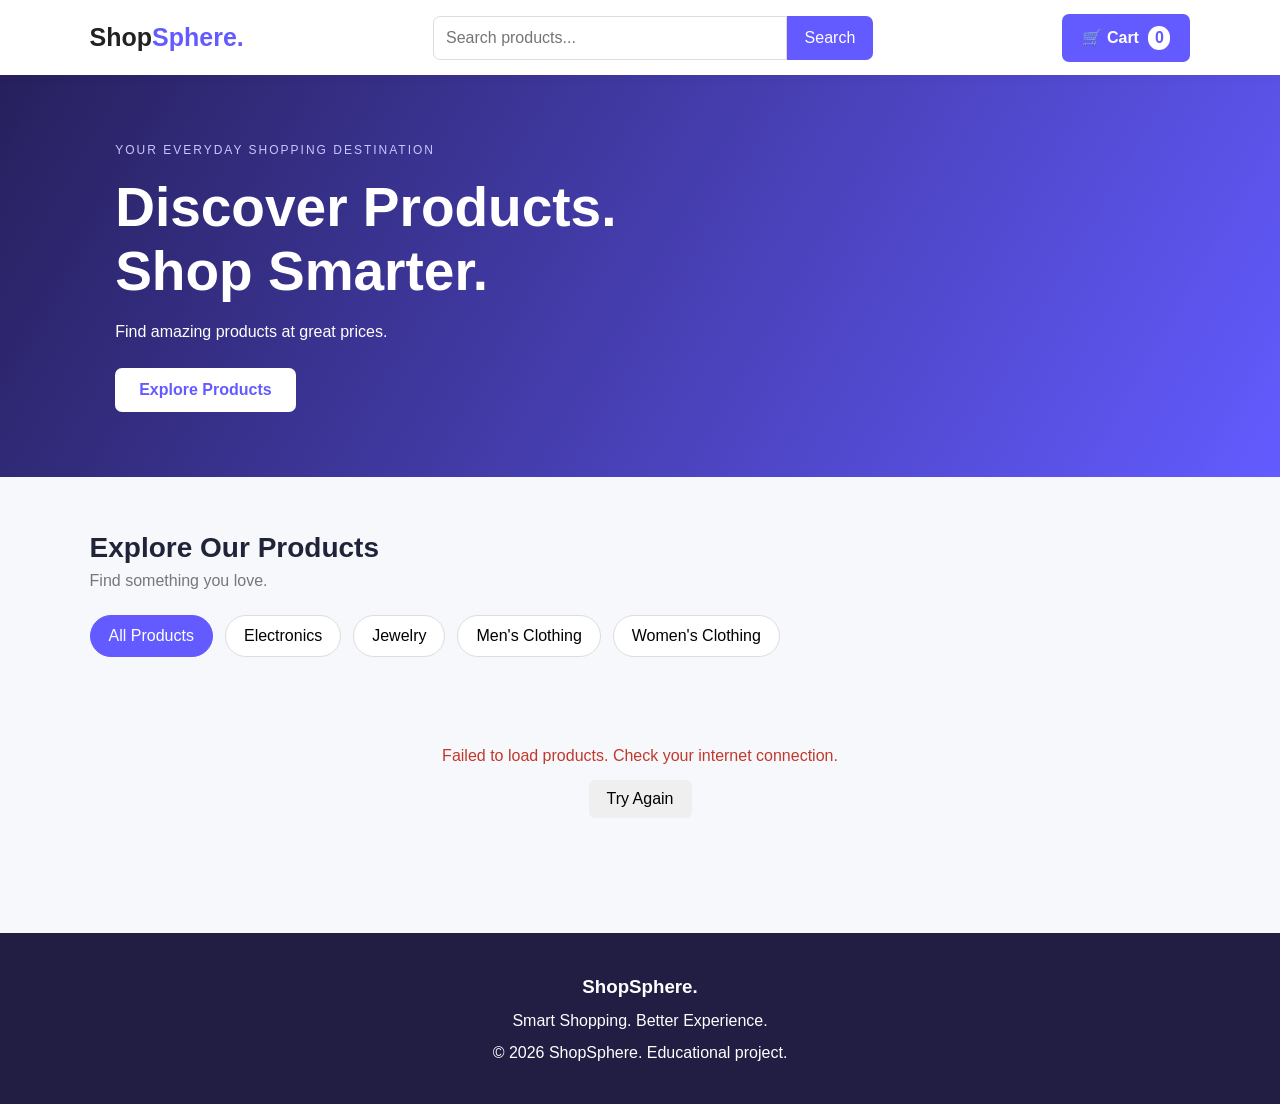
<file: Ecommerce-Store/Ecommerce-Store/index.html>
<!DOCTYPE html>
<html lang="en">
<head>
    <meta charset="UTF-8">
    <meta name="viewport" content="width=device-width, initial-scale=1.0">
    <title>ShopSphere | Online Store</title>
    <link rel="stylesheet" href="style.css">
</head>
<body>
    <header class="navbar">
        <a href="#" class="logo">Shop<span>Sphere.</span></a>
        <div class="search-box">
            <input type="text" id="searchInput" placeholder="Search products..." aria-label="Search products">
            <button id="searchBtn">Search</button>
        </div>
        <button class="cart-button" id="openCart">🛒 Cart <span id="cartCount">0</span></button>
    </header>

    <section class="hero">
        <div>
            <p class="hero-tag">YOUR EVERYDAY SHOPPING DESTINATION</p>
            <h1>Discover Products.<br>Shop Smarter.</h1>
            <p>Find amazing products at great prices.</p>
            <a href="#products" class="shop-btn">Explore Products</a>
        </div>
    </section>

    <main class="container" id="products">
        <div class="section-heading">
            <div>
                <h2>Explore Our Products</h2>
                <p>Find something you love.</p>
            </div>
            <span id="productCount"></span>
        </div>

        <div class="filters">
            <button class="filter-btn active" data-category="all">All Products</button>
            <button class="filter-btn" data-category="electronics">Electronics</button>
            <button class="filter-btn" data-category="jewelery">Jewelry</button>
            <button class="filter-btn" data-category="men's clothing">Men's Clothing</button>
            <button class="filter-btn" data-category="women's clothing">Women's Clothing</button>
        </div>

        <div id="productGrid" class="product-grid">
            <div class="loading">Loading products...</div>
        </div>
    </main>

    <div id="overlay" class="overlay"></div>

    <aside id="cartDrawer" class="cart-drawer" aria-label="Shopping cart">
        <div class="cart-header">
            <h2>Your Shopping Cart</h2>
            <button id="closeCart" class="close-btn" aria-label="Close cart">✕</button>
        </div>
        <div id="cartItems" class="cart-items">
            <p class="empty-message">Your cart is empty.</p>
        </div>
        <div class="cart-summary">
            <div class="summary-row"><span>Subtotal</span><strong id="subtotal">$0.00</strong></div>
            <div class="summary-row"><span>Tax (5%)</span><strong id="tax">$0.00</strong></div>
            <div class="summary-row"><span>Shipping</span><strong id="shipping">$0.00</strong></div>
            <div class="summary-row total"><span>Total</span><strong id="grandTotal">$0.00</strong></div>
            <button id="checkoutBtn" class="checkout-btn">Proceed to Checkout</button>
            <button id="clearCart" class="clear-btn">Clear Cart</button>
        </div>
    </aside>

    <div id="checkoutModal" class="modal" role="dialog" aria-modal="true" aria-labelledby="checkoutTitle">
        <div class="modal-content">
            <button id="closeModal" class="close-btn" aria-label="Close confirmation">✕</button>
            <div class="success-icon">✓</div>
            <h2 id="checkoutTitle">Order Confirmed!</h2>
            <p>Thank you for shopping with ShopSphere.</p>
            <p>Your order ID:</p>
            <h3 id="orderId"></h3>
            <p>Total Amount: <strong id="orderTotal"></strong></p>
            <button id="continueShopping" class="checkout-btn">Continue Shopping</button>
        </div>
    </div>

    <footer>
        <h3>ShopSphere.</h3>
        <p>Smart Shopping. Better Experience.</p>
        <p>© 2026 ShopSphere. Educational project.</p>
    </footer>

    <script src="script.js"></script>
</body>
</html>
</file>
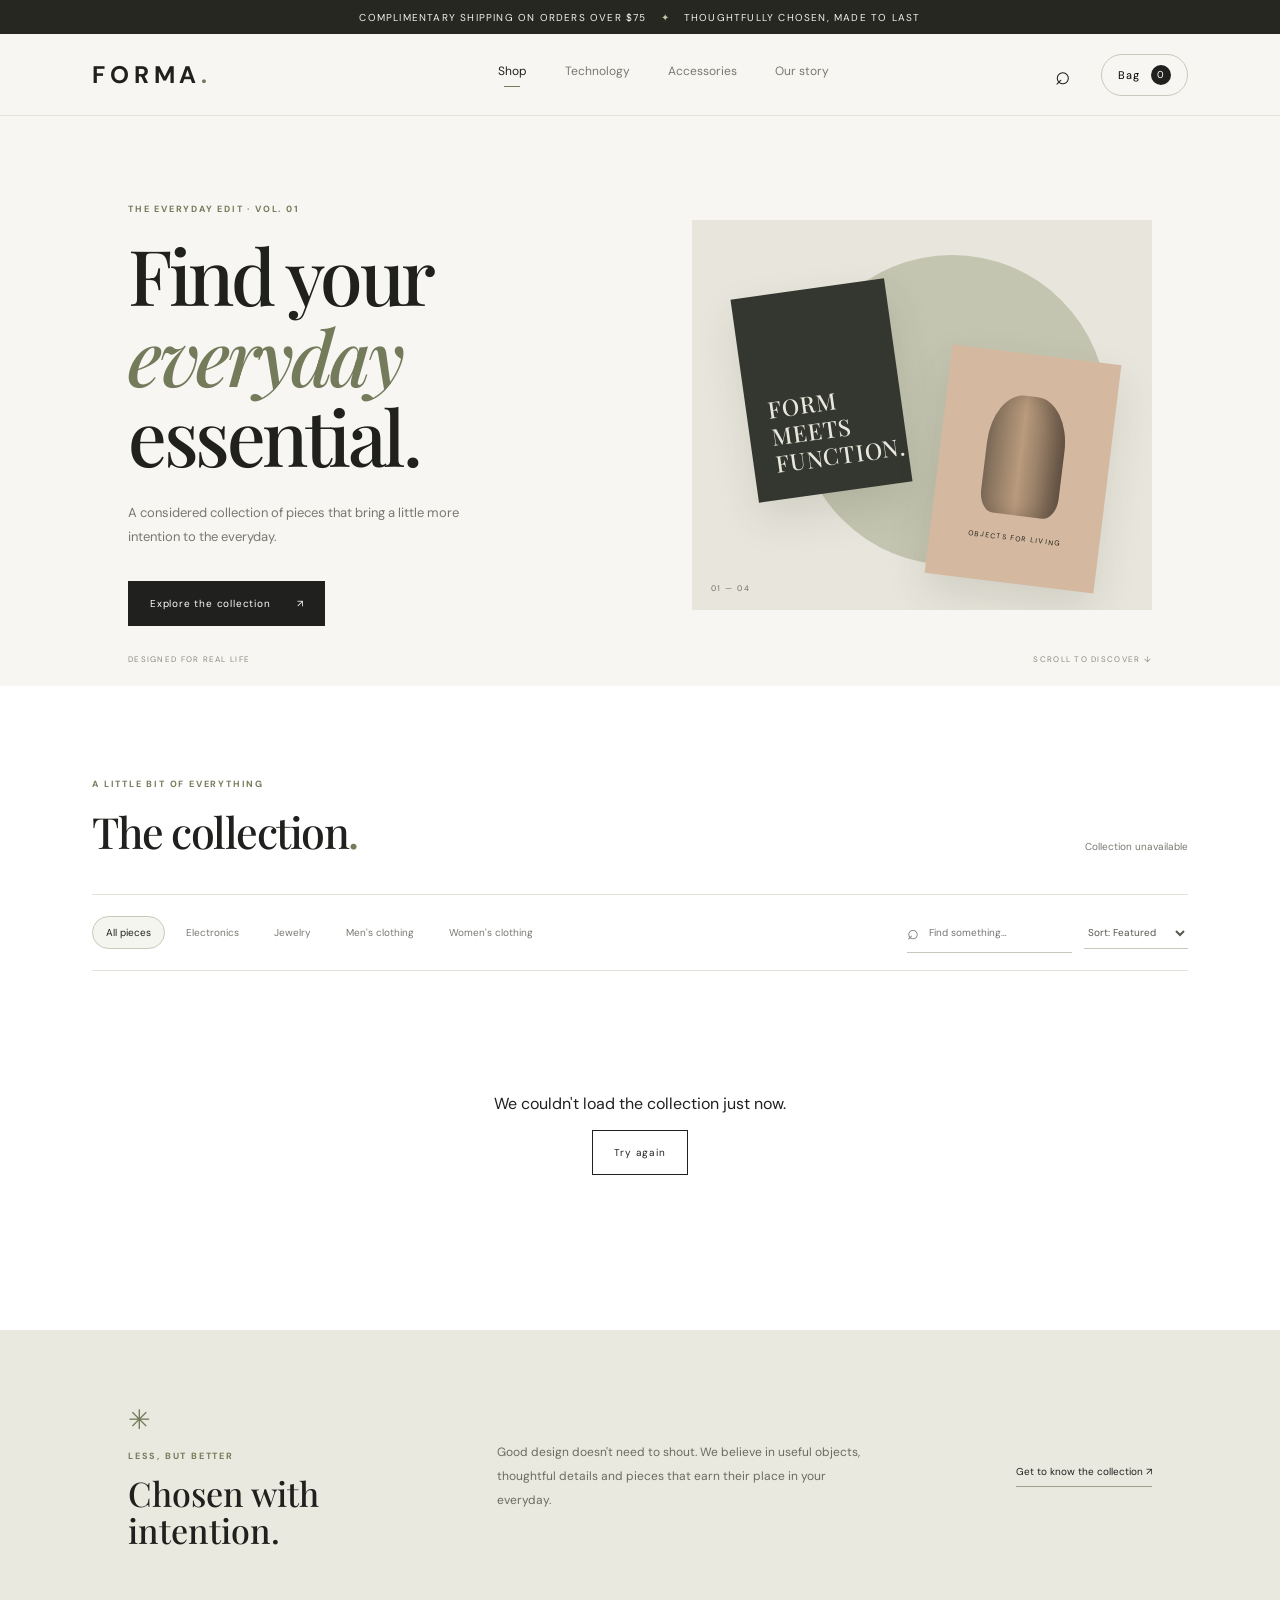
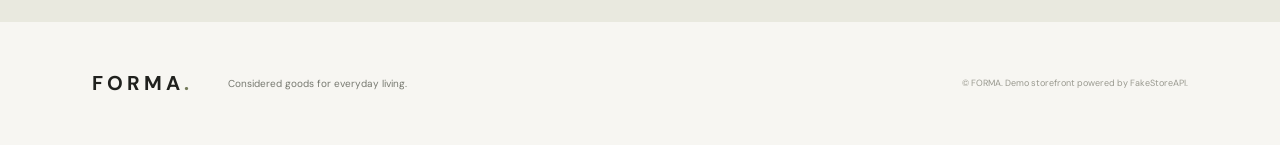
<file: FORMA_Ecommerce_Source_Code/premium-ecommerce-store/index.html>
<!DOCTYPE html>
<html lang="en">
<head>
  <meta charset="UTF-8">
  <meta name="viewport" content="width=device-width, initial-scale=1.0">
  <meta name="theme-color" content="#f7f6f2">
  <title>FORMA — Curated Goods</title>
  <link rel="preconnect" href="https://fonts.googleapis.com">
  <link rel="preconnect" href="https://fonts.gstatic.com" crossorigin>
  <link href="https://fonts.googleapis.com/css2?family=DM+Sans:wght@400;500;600;700&family=Playfair+Display:wght@500;600;700&display=swap" rel="stylesheet">
  <link rel="stylesheet" href="styles.css">
</head>
<body>
  <div class="announcement">Complimentary shipping on orders over $75 <span>✦</span> Thoughtfully chosen, made to last</div>
  <header class="site-header">
    <a class="brand" href="#" aria-label="FORMA home">FORMA<span>.</span></a>
    <nav class="main-nav" aria-label="Main navigation">
      <a href="#shop" class="active">Shop</a><a href="#shop" data-category-link="electronics">Technology</a>
      <a href="#shop" data-category-link="jewelery">Accessories</a><a href="#about">Our story</a>
    </nav>
    <div class="header-actions">
      <button class="icon-button search-toggle" id="focusSearch" aria-label="Focus search">⌕</button>
      <button class="cart-trigger" id="openCart" aria-label="Open shopping bag">Bag <span id="cartCount">0</span></button>
      <button class="menu-toggle" id="menuToggle" aria-label="Toggle menu">☰</button>
    </div>
  </header>

  <main>
    <section class="hero">
      <div class="hero-copy">
        <p class="eyebrow">THE EVERYDAY EDIT · VOL. 01</p>
        <h1>Find your<br><em>everyday</em> essential.</h1>
        <p class="hero-description">A considered collection of pieces that bring a little more intention to the everyday.</p>
        <a class="button button-dark" href="#shop">Explore the collection <span>↗</span></a>
      </div>
      <div class="hero-art" aria-label="Decorative product still life">
        <div class="art-circle"></div><div class="art-card art-card-one"><span>FORM<br>MEETS<br>FUNCTION.</span></div>
        <div class="art-card art-card-two"><div class="art-object"></div><small>OBJECTS FOR LIVING</small></div>
        <span class="art-index">01 — 04</span>
      </div>
      <div class="hero-bottom"><span>DESIGNED FOR REAL LIFE</span><span>SCROLL TO DISCOVER ↓</span></div>
    </section>

    <section class="shop-section" id="shop">
      <div class="section-heading">
        <div><p class="eyebrow">A LITTLE BIT OF EVERYTHING</p><h2>The collection<span>.</span></h2></div>
        <p class="result-count" id="resultCount">Finding your next favourite…</p>
      </div>
      <div class="shop-toolbar">
        <div class="category-list" id="categoryFilters" aria-label="Filter by category">
          <button class="filter-chip active" data-category="all">All pieces</button>
          <button class="filter-chip" data-category="electronics">Electronics</button>
          <button class="filter-chip" data-category="jewelery">Jewelry</button>
          <button class="filter-chip" data-category="men's clothing">Men's clothing</button>
          <button class="filter-chip" data-category="women's clothing">Women's clothing</button>
        </div>
        <div class="shop-controls">
          <label class="search-box"><span>⌕</span><input id="searchInput" type="search" placeholder="Find something…" aria-label="Search products"></label>
          <select id="sortSelect" aria-label="Sort products">
            <option value="featured">Sort: Featured</option><option value="price-low">Price: Low to high</option>
            <option value="price-high">Price: High to low</option><option value="rating">Top rated</option>
            <option value="name">Name: A to Z</option>
          </select>
        </div>
      </div>
      <div class="status-line" id="statusLine" role="status"></div>
      <div class="product-grid" id="productGrid"></div>
      <div class="load-error hidden" id="loadError"><p>We couldn't load the collection just now.</p><button class="button button-outline" id="retryButton">Try again</button></div>
    </section>

    <section class="values-strip" id="about">
      <div><span class="value-icon">✳</span><p class="eyebrow">LESS, BUT BETTER</p><h3>Chosen with<br>intention.</h3></div>
      <p>Good design doesn't need to shout. We believe in useful objects, thoughtful details and pieces that earn their place in your everyday.</p>
      <a href="#shop">Get to know the collection ↗</a>
    </section>
  </main>

  <footer><a class="brand" href="#">FORMA<span>.</span></a><p>Considered goods for everyday living.</p><small>© <span id="year"></span> FORMA. Demo storefront powered by FakeStoreAPI.</small></footer>

  <div class="overlay" id="overlay"></div>
  <aside class="cart-drawer" id="cartDrawer" aria-label="Shopping bag" aria-hidden="true">
    <div class="drawer-header"><div><p class="eyebrow">YOUR SELECTION</p><h2>Your bag <span id="drawerCount">(0)</span></h2></div><button class="close-button" id="closeCart" aria-label="Close cart">×</button></div>
    <div class="shipping-note" id="shippingNote">You're a little way from complimentary shipping.</div>
    <div class="cart-items" id="cartItems"></div>
    <div class="empty-cart" id="emptyCart"><div class="empty-icon">◇</div><h3>Your bag is waiting.</h3><p>Find something you'll love having around.</p><button class="button button-dark" id="continueShopping">Explore pieces</button></div>
    <div class="cart-summary" id="cartSummary">
      <div class="summary-row"><span>Subtotal</span><strong id="subtotalValue">$0.00</strong></div>
      <div class="summary-row"><span>Estimated tax (8%)</span><span id="taxValue">$0.00</span></div>
      <div class="summary-row"><span>Shipping</span><span id="shippingValue">$0.00</span></div>
      <div class="summary-row total-row"><span>Total</span><strong id="totalValue">$0.00</strong></div>
      <p class="tax-note">Taxes are estimated. Shipping is complimentary on orders over $75.</p>
      <button class="button button-dark checkout-button" id="checkoutButton">Continue to checkout <span>↗</span></button>
      <p class="secure-note">♡ A little something good is on its way.</p>
    </div>
  </aside>

  <div class="modal-wrap" id="checkoutModal" aria-hidden="true">
    <div class="modal-backdrop" id="modalBackdrop"></div>
    <section class="checkout-modal" role="dialog" aria-modal="true" aria-labelledby="checkoutTitle">
      <button class="close-button modal-close" id="closeCheckout" aria-label="Close checkout">×</button>
      <div id="checkoutFormView">
        <p class="eyebrow">ALMOST YOURS</p><h2 id="checkoutTitle">Complete your order.</h2>
        <p class="modal-intro">This is a demo checkout. No payment will be collected.</p>
        <form id="checkoutForm">
          <label>Full name<input name="name" autocomplete="name" required placeholder="Your name"></label>
          <label>Email address<input name="email" type="email" autocomplete="email" required placeholder="you@example.com"></label>
          <label>Delivery address<textarea name="address" autocomplete="street-address" required rows="3" placeholder="Street, city, postal code"></textarea></label>
          <div class="checkout-total"><span>Order total</span><strong id="checkoutTotal">$0.00</strong></div>
          <button class="button button-dark checkout-button" type="submit">Place demo order <span>↗</span></button>
        </form>
      </div>
      <div class="confirmation hidden" id="confirmationView">
        <div class="confirmation-mark">✓</div><p class="eyebrow">ORDER CONFIRMED</p><h2>Thank you.<br><em>Good choice.</em></h2>
        <p>Your demo order <strong id="orderNumber"></strong> has been placed successfully. This confirmation is simulated; no payment or shipment is created.</p>
        <button class="button button-dark" id="finishOrder">Back to the collection</button>
      </div>
    </section>
  </div>
  <div class="toast" id="toast" role="status" aria-live="polite"></div>
  <script src="app.js"></script>
</body>
</html>
</file>
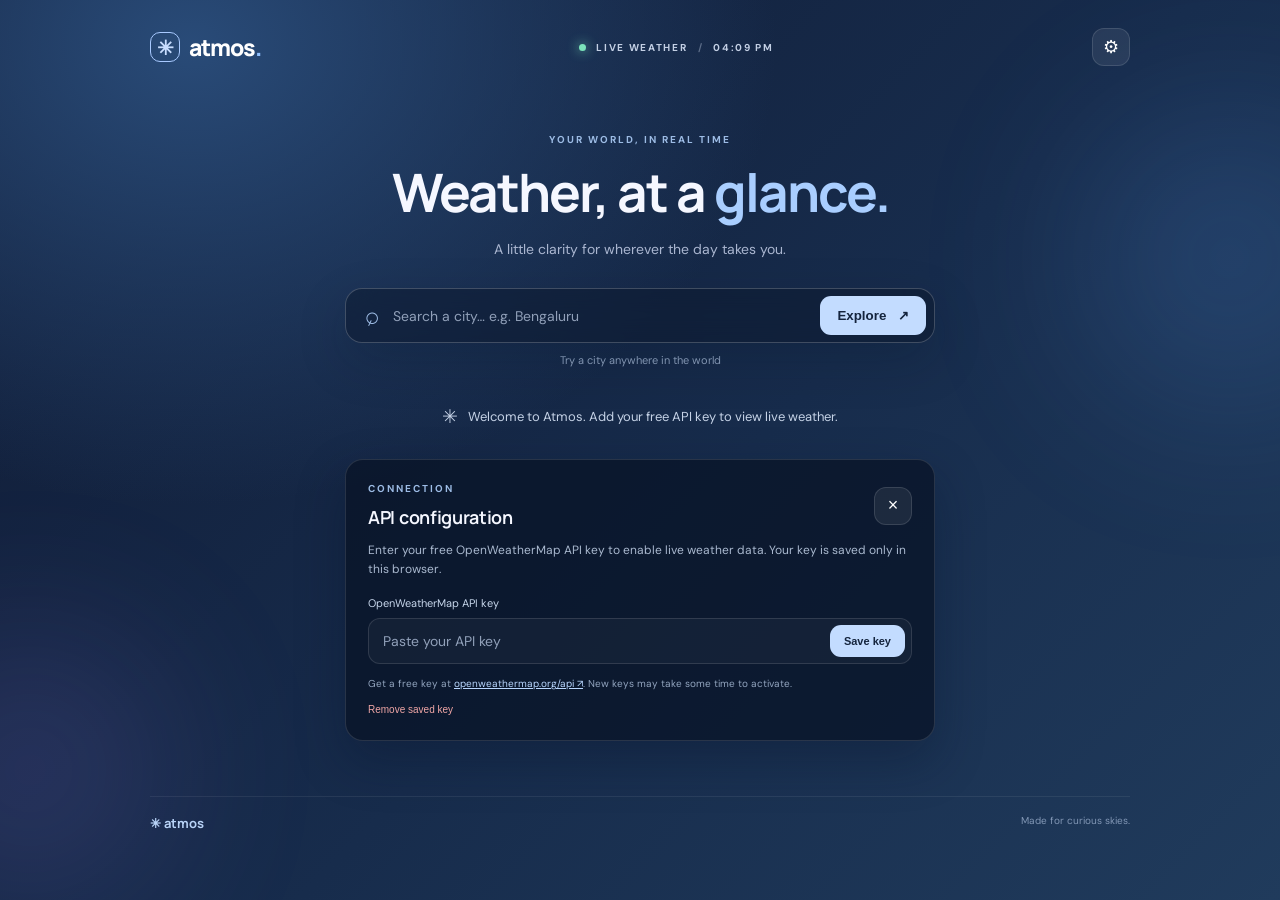
<file: Live_Weather_Telemetry_Project/live_weather_telemetry/index.html>
<!DOCTYPE html>
<html lang="en">
<head>
  <meta charset="UTF-8">
  <meta name="viewport" content="width=device-width, initial-scale=1.0">
  <meta name="theme-color" content="#101b35">
  <title>Atmos — Live Weather</title>
  <link rel="preconnect" href="https://fonts.googleapis.com">
  <link rel="preconnect" href="https://fonts.gstatic.com" crossorigin>
  <link href="https://fonts.googleapis.com/css2?family=DM+Sans:wght@400;500;600;700&family=Manrope:wght@400;500;600;700;800&display=swap" rel="stylesheet">
  <link rel="stylesheet" href="style.css">
</head>
<body class="theme-clear">
  <div class="ambient ambient-one"></div><div class="ambient ambient-two"></div>
  <main class="app-shell">
    <header class="topbar">
      <a class="brand" href="#" aria-label="Atmos home"><span class="brand-mark">✳</span><span>atmos<span class="brand-dot">.</span></span></a>
      <div class="top-meta"><span class="live-dot"></span><span>LIVE WEATHER</span><span class="meta-divider">/</span><span id="local-time">--:--</span></div>
      <button class="settings-button" id="settings-toggle" aria-label="API settings" title="API settings">⚙</button>
    </header>

    <section class="intro">
      <p class="eyebrow">YOUR WORLD, IN REAL TIME</p>
      <h1>Weather, at a <span>glance.</span></h1>
      <p class="subtitle">A little clarity for wherever the day takes you.</p>
    </section>

    <section class="search-area" aria-label="City search">
      <form id="search-form" class="search-form">
        <span class="search-icon">⌕</span>
        <input id="city-input" type="search" placeholder="Search a city… e.g. Bengaluru" autocomplete="off" aria-label="City name">
        <button type="submit" id="search-button">Explore <span>↗</span></button>
      </form>
      <p class="search-hint">Try a city anywhere in the world</p>
    </section>

    <section id="status" class="status" role="status" aria-live="polite">
      <span class="status-icon">☀</span>
      <span>Search for a city to discover its weather.</span>
    </section>

    <section id="weather-content" class="weather-content hidden">
      <div class="weather-heading">
        <div><p class="eyebrow">CURRENT CONDITIONS</p><h2 id="city-name">—</h2><p id="date-line" class="muted">—</p></div>
        <div class="condition-pill"><span id="condition-dot"></span><span id="condition-text">—</span></div>
      </div>

      <div class="hero-card">
        <div class="hero-main">
          <div class="weather-symbol" id="main-icon">☀️</div>
          <div><div class="temperature"><span id="temperature">--</span><sup>°C</sup></div><p id="feels-like" class="feels-like">Feels like --°</p></div>
        </div>
        <div class="hero-description"><h3 id="description">—</h3><p id="temp-range">Live conditions right now</p></div>
        <div class="hero-decoration">ATMOSPHERE<br><span>LIVE / LOCAL</span></div>
      </div>

      <div class="section-heading"><div><p class="eyebrow">THE DETAILS</p><h3>Weather metrics</h3></div><span class="updated" id="updated-at">—</span></div>
      <div class="metrics-grid">
        <article class="metric-card"><div class="metric-top"><span>Humidity</span><span class="metric-icon">◌</span></div><strong id="humidity">--<small>%</small></strong><div class="metric-track"><i id="humidity-bar"></i></div><p>Relative moisture in the air</p></article>
        <article class="metric-card"><div class="metric-top"><span>Wind speed</span><span class="metric-icon">〰</span></div><strong id="wind">--<small> m/s</small></strong><p id="wind-direction">Air movement</p></article>
        <article class="metric-card"><div class="metric-top"><span>Pressure</span><span class="metric-icon">⌁</span></div><strong id="pressure">--<small> hPa</small></strong><p>Atmospheric pressure</p></article>
        <article class="metric-card"><div class="metric-top"><span>Visibility</span><span class="metric-icon">◎</span></div><strong id="visibility">--<small> km</small></strong><p>Distance you can see</p></article>
      </div>

      <div class="section-heading forecast-heading"><div><p class="eyebrow">COMING UP</p><h3>5-day forecast</h3></div><span class="forecast-note">Daily outlook</span></div>
      <div id="forecast-grid" class="forecast-grid"></div>
      <footer class="weather-footer"><span>Weather data provided by OpenWeatherMap</span><span id="sun-times">Sunrise — · Sunset —</span></footer>
    </section>

    <section id="settings-panel" class="settings-panel hidden">
      <div class="settings-title"><div><p class="eyebrow">CONNECTION</p><h3>API configuration</h3></div><button id="close-settings" class="close-button" aria-label="Close settings">×</button></div>
      <p>Enter your free OpenWeatherMap API key to enable live weather data. Your key is saved only in this browser.</p>
      <form id="key-form"><label for="api-key">OpenWeatherMap API key</label><div class="key-row"><input id="api-key" type="password" placeholder="Paste your API key" autocomplete="off"><button type="submit">Save key</button></div></form>
      <div class="api-help">Get a free key at <a href="https://openweathermap.org/api" target="_blank" rel="noopener">openweathermap.org/api ↗</a>. New keys may take some time to activate.</div>
      <button id="remove-key" class="remove-key">Remove saved key</button>
    </section>

    <footer class="page-footer"><span>✳ atmos</span><span>Made for curious skies.</span></footer>
  </main>
  <script src="app.js"></script>
</body>
</html>
</file>
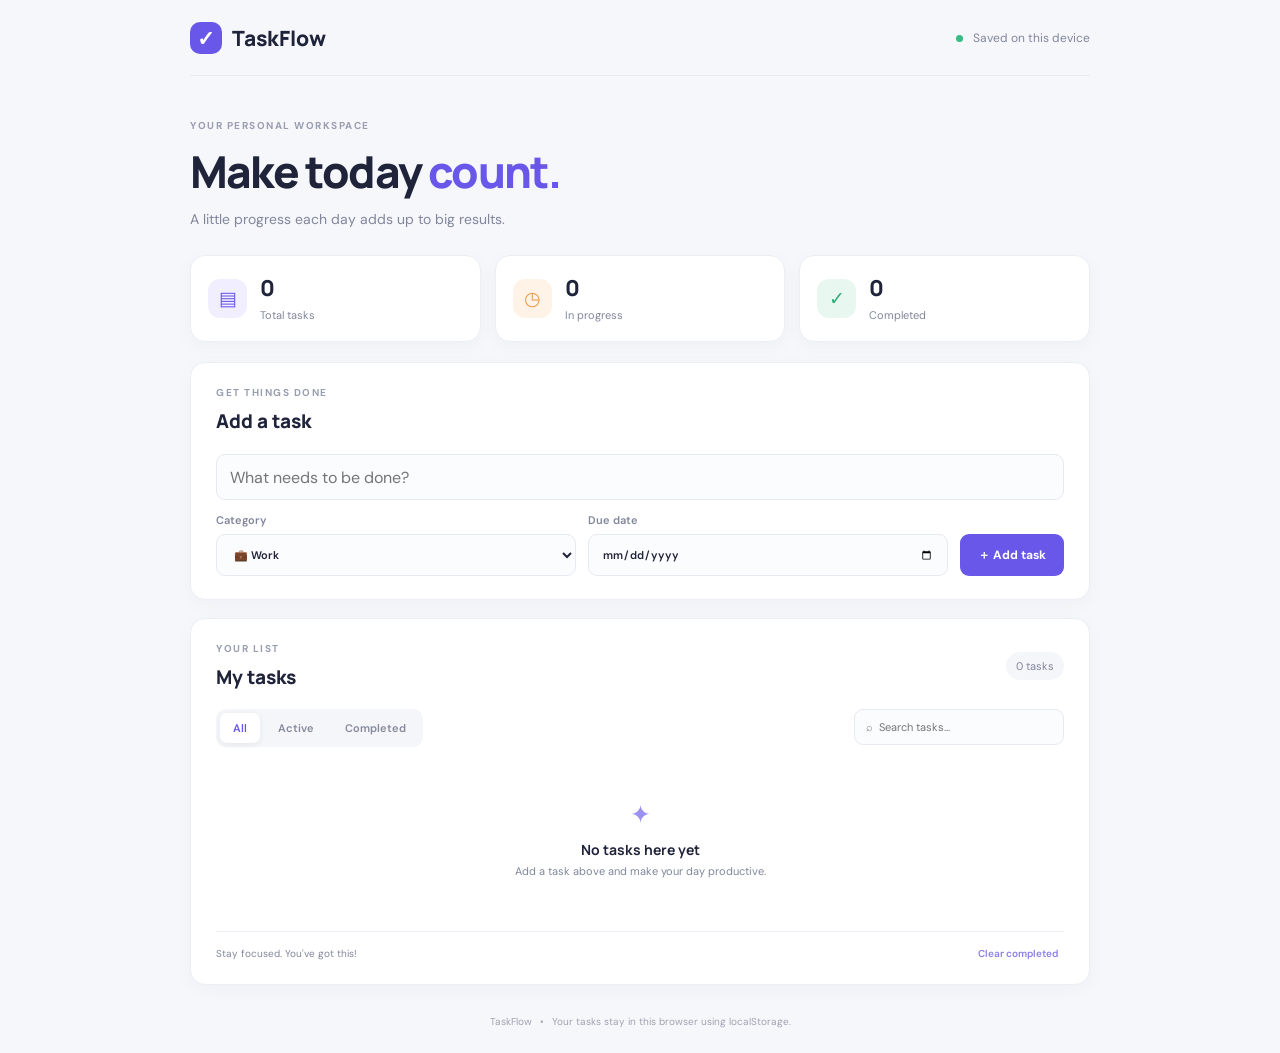
<file: TaskFlow_Productivity_App/productivity_task_manager/index.html>
<!DOCTYPE html>
<html lang="en">
<head>
  <meta charset="UTF-8">
  <meta name="viewport" content="width=device-width, initial-scale=1.0">
  <meta name="theme-color" content="#f5f7fb">
  <title>TaskFlow — Productivity Manager</title>
  <link rel="stylesheet" href="style.css">
</head>
<body>
  <main class="app">
    <header class="topbar">
      <a class="brand" href="#" aria-label="TaskFlow home"><span class="brand-mark">✓</span> TaskFlow</a>
      <span class="local-note"><span class="status-dot"></span> Saved on this device</span>
    </header>

    <section class="intro">
      <p class="eyebrow">YOUR PERSONAL WORKSPACE</p>
      <h1>Make today <span>count.</span></h1>
      <p class="subtitle">A little progress each day adds up to big results.</p>
    </section>

    <section class="stats" aria-label="Task statistics">
      <article class="stat-card"><span class="stat-icon purple">▤</span><div><strong id="totalCount">0</strong><small>Total tasks</small></div></article>
      <article class="stat-card"><span class="stat-icon orange">◷</span><div><strong id="activeCount">0</strong><small>In progress</small></div></article>
      <article class="stat-card"><span class="stat-icon green">✓</span><div><strong id="completedCount">0</strong><small>Completed</small></div></article>
    </section>

    <section class="panel composer">
      <div class="section-heading">
        <div><p class="eyebrow">GET THINGS DONE</p><h2>Add a task</h2></div>
      </div>
      <form id="taskForm">
        <label class="sr-only" for="taskTitle">Task description</label>
        <input id="taskTitle" type="text" maxlength="120" placeholder="What needs to be done?" required>
        <div class="form-row">
          <label class="field"><span>Category</span>
            <select id="taskCategory">
              <option value="Work">💼 Work</option>
              <option value="Personal">🌿 Personal</option>
              <option value="Study">📚 Study</option>
            </select>
          </label>
          <label class="field"><span>Due date</span><input id="taskDueDate" type="date"></label>
          <button class="primary-btn" type="submit">＋ Add task</button>
        </div>
      </form>
    </section>

    <section class="panel task-panel">
      <div class="tasks-header">
        <div><p class="eyebrow">YOUR LIST</p><h2>My tasks</h2></div>
        <span id="visibleCount" class="count-label">0 tasks</span>
      </div>
      <div class="toolbar">
        <div class="filters" role="group" aria-label="Filter tasks">
          <button class="filter-btn active" data-filter="all" type="button">All</button>
          <button class="filter-btn" data-filter="active" type="button">Active</button>
          <button class="filter-btn" data-filter="completed" type="button">Completed</button>
        </div>
        <input id="searchInput" class="search" type="search" placeholder="⌕  Search tasks..." aria-label="Search tasks">
      </div>
      <div id="taskList" class="task-list" aria-live="polite"></div>
      <div id="emptyState" class="empty-state">
        <div class="empty-icon">✦</div>
        <h3>No tasks here yet</h3>
        <p>Add a task above and make your day productive.</p>
      </div>
      <div class="list-footer"><span id="footerSummary">Stay focused. You've got this!</span><button id="clearCompleted" class="text-btn" type="button">Clear completed</button></div>
    </section>
    <footer>TaskFlow <span>•</span> Your tasks stay in this browser using localStorage.</footer>
  </main>

  <dialog id="editDialog" class="edit-dialog">
    <form id="editForm" method="dialog">
      <div class="dialog-heading"><div><p class="eyebrow">UPDATE DETAILS</p><h2>Edit task</h2></div><button class="icon-btn" value="cancel" aria-label="Close">×</button></div>
      <label class="field"><span>Task name</span><input id="editTitle" type="text" maxlength="120" required></label>
      <label class="field"><span>Category</span><select id="editCategory"><option>Work</option><option>Personal</option><option>Study</option></select></label>
      <label class="field"><span>Due date</span><input id="editDueDate" type="date"></label>
      <input id="editId" type="hidden">
      <div class="dialog-actions"><button class="secondary-btn" value="cancel">Cancel</button><button class="primary-btn" id="saveEdit" value="default">Save changes</button></div>
    </form>
  </dialog>
  <div id="toast" class="toast" role="status" aria-live="polite"></div>
  <script src="script.js"></script>
</body>
</html>
</file>
<file: Ecommerce-Store/Ecommerce-Store/style.css>
* {
    margin: 0;
    padding: 0;
    box-sizing: border-box;
}

body {
    font-family: Arial, sans-serif;
    background: #f7f8fc;
    color: #202438;
}

button, input { font: inherit; }

.navbar {
    min-height: 75px;
    background: white;
    display: flex;
    align-items: center;
    justify-content: space-between;
    padding: 12px 7%;
    box-shadow: 0 2px 12px #0000000a;
    position: sticky;
    top: 0;
    z-index: 10;
    gap: 20px;
}

.logo {
    font-size: 25px;
    font-weight: bold;
    text-decoration: none;
    color: #222;
    white-space: nowrap;
}

.logo span { color: #635bff; }

.search-box { display: flex; width: 40%; }

.search-box input {
    flex: 1;
    min-width: 0;
    padding: 12px;
    border: 1px solid #ddd;
    border-radius: 7px 0 0 7px;
    outline: none;
}

.search-box input:focus { border-color: #635bff; }

.search-box button {
    background: #635bff;
    color: white;
    border: none;
    padding: 0 18px;
    border-radius: 0 7px 7px 0;
    cursor: pointer;
}

.cart-button {
    background: #635bff;
    color: white;
    border: none;
    padding: 12px 20px;
    border-radius: 7px;
    cursor: pointer;
    font-weight: bold;
    white-space: nowrap;
}

#cartCount {
    display: inline-block;
    background: white;
    color: #635bff;
    min-width: 22px;
    padding: 3px 6px;
    border-radius: 20px;
    margin-left: 5px;
}

.hero {
    min-height: 340px;
    background: linear-gradient(120deg, #27205d, #635bff);
    color: white;
    padding: 65px 9%;
    display: flex;
    align-items: center;
}

.hero-tag {
    color: #c9c5ff;
    font-size: 12px;
    letter-spacing: 2px;
    margin-bottom: 15px;
}

.hero h1 { font-size: clamp(35px, 5vw, 55px); margin-bottom: 15px; }
.hero p { line-height: 1.7; }

.shop-btn {
    display: inline-block;
    background: white;
    color: #635bff;
    text-decoration: none;
    padding: 13px 24px;
    border-radius: 7px;
    font-weight: bold;
    margin-top: 22px;
}

.container { padding: 55px 7%; }

.section-heading {
    display: flex;
    justify-content: space-between;
    align-items: center;
    margin-bottom: 25px;
    gap: 15px;
}

.section-heading h2 { font-size: 28px; margin-bottom: 8px; }
.section-heading p, #productCount { color: #777; }
#productCount { font-size: 14px; white-space: nowrap; }

.filters {
    display: flex;
    gap: 12px;
    flex-wrap: wrap;
    margin-bottom: 30px;
}

.filter-btn {
    padding: 11px 18px;
    background: white;
    border: 1px solid #ddd;
    border-radius: 25px;
    cursor: pointer;
    transition: 0.2s;
}

.filter-btn:hover, .filter-btn.active {
    background: #635bff;
    color: white;
    border-color: #635bff;
}

.product-grid {
    display: grid;
    grid-template-columns: repeat(4, minmax(0, 1fr));
    gap: 22px;
}

.product-card {
    background: white;
    border-radius: 12px;
    padding: 18px;
    box-shadow: 0 4px 16px #00000008;
    transition: 0.25s;
    position: relative;
    overflow: hidden;
}

.product-card:hover {
    transform: translateY(-5px);
    box-shadow: 0 10px 25px #00000012;
}

.product-image {
    height: 190px;
    width: 100%;
    object-fit: contain;
    margin-bottom: 15px;
}

.product-category {
    font-size: 11px;
    text-transform: uppercase;
    color: #635bff;
    font-weight: bold;
    margin-bottom: 10px;
}

.product-card h3 {
    font-size: 15px;
    line-height: 1.5;
    height: 45px;
    overflow: hidden;
    margin-bottom: 10px;
}

.rating { font-size: 13px; color: #b77908; margin-bottom: 12px; }
.price { font-size: 21px; font-weight: bold; margin-bottom: 15px; }

.badge {
    position: absolute;
    top: 12px;
    left: 12px;
    background: #e9e7ff;
    color: #635bff;
    font-size: 11px;
    font-weight: bold;
    padding: 6px 9px;
    border-radius: 5px;
}

.add-btn {
    width: 100%;
    background: #635bff;
    color: white;
    padding: 12px;
    border: none;
    border-radius: 7px;
    cursor: pointer;
    font-weight: bold;
}

.add-btn:hover, .checkout-btn:hover { background: #4b43dc; }
.loading, .empty-message { grid-column: 1 / -1; text-align: center; padding: 60px 10px; color: #777; }
.error-message { color: #c0392b; }
.retry-btn { margin-top: 15px; padding: 10px 18px; border: 0; border-radius: 6px; cursor: pointer; }

.overlay {
    position: fixed;
    inset: 0;
    background: #0008;
    z-index: 19;
    display: none;
}
.overlay.show { display: block; }

.cart-drawer {
    position: fixed;
    top: 0;
    right: -450px;
    width: 420px;
    max-width: 100%;
    height: 100vh;
    background: white;
    z-index: 20;
    display: flex;
    flex-direction: column;
    transition: right 0.3s ease;
    padding: 22px;
}
.cart-drawer.open { right: 0; }

.cart-header {
    display: flex;
    justify-content: space-between;
    align-items: center;
    padding-bottom: 20px;
    border-bottom: 1px solid #eee;
}
.close-btn { background: none; border: none; font-size: 22px; cursor: pointer; }
.cart-items { flex: 1; overflow-y: auto; padding: 15px 0; }

.cart-item {
    display: flex;
    align-items: center;
    gap: 12px;
    border-bottom: 1px solid #eee;
    padding: 15px 0;
}
.cart-item img { width: 65px; height: 65px; object-fit: contain; }
.cart-info { flex: 1; min-width: 0; }
.cart-info h4 { font-size: 13px; margin-bottom: 7px; }
.cart-info p { font-weight: bold; color: #635bff; }
.quantity-controls { display: flex; align-items: center; gap: 9px; margin-top: 8px; flex-wrap: wrap; }
.quantity-controls button { border: none; background: #eee; padding: 5px 10px; border-radius: 4px; cursor: pointer; }
.remove-btn { color: #e74c3c; background: none !important; }

.cart-summary { border-top: 1px solid #eee; padding-top: 18px; }
.summary-row { display: flex; justify-content: space-between; margin-bottom: 13px; font-size: 14px; gap: 12px; }
.total { border-top: 1px solid #ddd; padding-top: 15px; font-size: 19px; }

.checkout-btn {
    width: 100%;
    background: #635bff;
    color: white;
    border: none;
    padding: 14px;
    border-radius: 7px;
    cursor: pointer;
    font-weight: bold;
    margin-top: 10px;
}
.checkout-btn:disabled { cursor: not-allowed; }
.clear-btn {
    width: 100%;
    padding: 12px;
    background: #fff0f0;
    color: #d33;
    border: none;
    border-radius: 7px;
    margin-top: 8px;
    cursor: pointer;
}

.modal {
    position: fixed;
    inset: 0;
    background: #0009;
    z-index: 30;
    display: none;
    align-items: center;
    justify-content: center;
    padding: 15px;
}
.modal.show { display: flex; }
.modal-content {
    width: 400px;
    max-width: 100%;
    background: white;
    border-radius: 15px;
    padding: 35px;
    text-align: center;
    position: relative;
}
.modal-content .close-btn { position: absolute; top: 15px; right: 18px; }
.success-icon {
    width: 65px;
    height: 65px;
    background: #e0f8e9;
    color: #20a35a;
    border-radius: 50%;
    display: grid;
    place-items: center;
    font-size: 35px;
    margin: 15px auto;
}
.modal-content h2 { margin-bottom: 12px; }
.modal-content p { color: #777; margin: 10px 0; }

footer {
    background: #211d43;
    color: white;
    padding: 35px;
    text-align: center;
    line-height: 2;
}

@media (max-width: 1000px) {
    .product-grid { grid-template-columns: repeat(3, minmax(0, 1fr)); }
}
@media (max-width: 700px) {
    .navbar { padding: 15px 5%; flex-wrap: wrap; }
    .logo { font-size: 21px; }
    .search-box { order: 3; width: 100%; }
    .cart-button { padding: 10px; }
    .hero { padding: 50px 7%; }
    .container { padding: 35px 5%; }
    .product-grid { grid-template-columns: repeat(2, minmax(0, 1fr)); gap: 12px; }
    .product-card { padding: 12px; }
    .product-image { height: 140px; }
    .product-card h3 { font-size: 13px; }
    .price { font-size: 18px; }
    .filter-btn { font-size: 12px; padding: 9px 12px; }
}
@media (max-width: 360px) {
    .product-grid { grid-template-columns: 1fr; }
}
</file>
<file: FORMA_Ecommerce_Source_Code/premium-ecommerce-store/styles.css>
:root{--paper:#f7f6f2;--ink:#20211e;--muted:#777970;--line:#e4e2da;--olive:#747b5b;--serif:"Playfair Display",Georgia,serif;--sans:"DM Sans",Arial,sans-serif}*{box-sizing:border-box}html{scroll-behavior:smooth}body{margin:0;background:var(--paper);color:var(--ink);font-family:var(--sans);-webkit-font-smoothing:antialiased}button,input,select,textarea{font:inherit}button,a{-webkit-tap-highlight-color:transparent}a{color:inherit;text-decoration:none}.announcement{height:34px;background:#252720;color:#f4f2e9;display:flex;align-items:center;justify-content:center;gap:14px;font-size:10px;letter-spacing:.12em;text-transform:uppercase}.announcement span{color:#c3c7a8}.site-header{height:82px;padding:0 7.2%;display:flex;align-items:center;justify-content:space-between;border-bottom:1px solid var(--line);background:rgba(247,246,242,.94);position:sticky;top:0;z-index:10;backdrop-filter:blur(14px)}.brand{font-weight:700;letter-spacing:.2em;font-size:24px}.brand span,.section-heading h2 span{color:var(--olive)}.main-nav{display:flex;gap:38px;margin-left:65px}.main-nav a{font-size:12px;color:#777970;transition:.2s}.main-nav a:hover,.main-nav a.active{color:var(--ink)}.main-nav a.active:after{content:"";display:block;width:16px;height:1px;background:var(--olive);margin:7px auto 0}.header-actions{display:flex;align-items:center;gap:24px}.icon-button,.menu-toggle{border:0;background:none;font-size:26px;cursor:pointer;color:var(--ink)}.cart-trigger{border:1px solid #c9c8bd;border-radius:30px;padding:10px 16px;background:transparent;font-size:11px;letter-spacing:.08em;cursor:pointer}.cart-trigger span{display:inline-grid;place-items:center;background:var(--ink);color:white;width:20px;height:20px;border-radius:50%;margin-left:7px;font-size:10px}.menu-toggle{display:none}.hero{min-height:570px;padding:82px 10% 55px;display:grid;grid-template-columns:1fr 1fr;align-items:center;position:relative;overflow:hidden}.eyebrow{font-size:9px;letter-spacing:.2em;font-weight:700;color:var(--olive);margin:0 0 19px}.hero h1{font:500 clamp(48px,6vw,78px)/1.05 var(--serif);letter-spacing:-.045em;margin:0}.hero h1 em,.confirmation h2 em{font-weight:500;color:var(--olive)}.hero-description{max-width:350px;color:var(--muted);font-size:13px;line-height:1.9;margin:25px 0 31px}.button{display:inline-flex;align-items:center;justify-content:center;gap:26px;padding:15px 21px;border:1px solid var(--ink);font-size:10px;letter-spacing:.08em;cursor:pointer;transition:.2s}.button-dark{background:var(--ink);color:#fff}.button-dark:hover{background:var(--olive);border-color:var(--olive)}.button-outline{background:transparent;color:var(--ink)}.hero-art{height:390px;max-width:460px;width:100%;justify-self:end;position:relative;background:#e8e6dc;overflow:hidden}.art-circle{position:absolute;width:310px;height:310px;border-radius:50%;background:#c4c5b1;right:45px;top:35px}.art-card{position:absolute;box-shadow:0 18px 40px #34372b20}.art-card-one{width:155px;height:205px;background:#33372f;color:#e9e7db;left:52px;top:68px;padding:22px;font:500 23px/1.2 var(--serif);letter-spacing:.04em;transform:rotate(-8deg);display:flex;align-items:end}.art-card-two{width:170px;height:230px;background:#d4b9a0;right:44px;bottom:26px;transform:rotate(7deg);display:flex;align-items:center;justify-content:center;flex-direction:column}.art-object{width:78px;height:120px;border-radius:42% 42% 18% 18%;background:linear-gradient(90deg,#7b6956,#b99b7d 45%,#6c5a49);box-shadow:inset -10px 0 15px #3e332e40}.art-card-two small{font-size:7px;letter-spacing:.18em;margin-top:18px}.art-index{position:absolute;bottom:17px;left:19px;font-size:8px;letter-spacing:.18em;color:#6e7065}.hero-bottom{position:absolute;bottom:22px;left:10%;right:10%;display:flex;justify-content:space-between;font-size:8px;letter-spacing:.16em;color:#8a8b80}.shop-section{padding:92px 7.2% 105px;background:#fff}.section-heading{display:flex;justify-content:space-between;align-items:end;margin-bottom:34px}.section-heading .eyebrow{margin-bottom:12px}.section-heading h2{font:500 43px var(--serif);letter-spacing:-.035em;margin:0}.result-count{font-size:10px;color:var(--muted);margin-bottom:7px}.shop-toolbar{display:flex;align-items:center;justify-content:space-between;gap:20px;padding:17px 0;border-top:1px solid var(--line);border-bottom:1px solid var(--line);margin-bottom:28px}.category-list{display:flex;gap:7px;flex-wrap:wrap}.filter-chip{border:1px solid transparent;background:transparent;padding:9px 13px;font-size:10px;color:#777970;cursor:pointer;border-radius:30px}.filter-chip:hover,.filter-chip.active{border-color:#c8c9b8;color:var(--ink);background:#f5f5ef}.shop-controls{display:flex;gap:12px;align-items:center}.search-box{display:flex;align-items:center;gap:8px;border-bottom:1px solid #c9c8bd;padding:7px 0}.search-box span{font-size:20px;color:#777970}.search-box input{border:0;outline:0;width:145px;font-size:10px;background:transparent}.shop-controls select{border:0;border-bottom:1px solid #c9c8bd;background:transparent;padding:8px 0;font-size:10px;color:#55574e;outline:0}.status-line{font-size:11px;color:var(--muted);min-height:16px;margin:0 0 12px}.product-grid{display:grid;grid-template-columns:repeat(4,minmax(0,1fr));gap:42px 19px}.product-card{min-width:0;position:relative}.product-image-wrap{height:270px;background:#f6f5f1;display:grid;place-items:center;position:relative;overflow:hidden;padding:28px}.product-image{width:100%;height:100%;object-fit:contain;mix-blend-mode:multiply;transition:transform .45s}.product-card:hover .product-image{transform:scale(1.06)}.product-badge{position:absolute;top:13px;left:13px;background:#e4e5d9;color:#5d6349;padding:6px 9px;font-size:8px;text-transform:uppercase;letter-spacing:.1em;z-index:1}.quick-add{position:absolute;bottom:12px;left:12px;right:12px;border:0;background:#fff;color:var(--ink);padding:12px;font-size:9px;letter-spacing:.1em;text-transform:uppercase;cursor:pointer;opacity:0;transform:translateY(7px);transition:.2s}.product-card:hover .quick-add,.quick-add:focus{opacity:1;transform:translateY(0)}.product-meta{padding:15px 2px 0}.product-category{font-size:8px;letter-spacing:.15em;text-transform:uppercase;color:#929388;margin:0 0 8px}.product-title{font:500 15px/1.35 var(--serif);margin:0 0 10px;min-height:40px}.product-bottom{display:flex;justify-content:space-between;align-items:center}.product-price{font-size:12px;font-weight:600}.rating{font-size:9px;color:#777970}.rating b{color:#a18a55;font-size:12px}.no-results{grid-column:1/-1;text-align:center;padding:70px 20px;color:var(--muted)}.no-results h3{font:500 26px var(--serif);color:var(--ink)}.load-error{text-align:center;padding:50px}.hidden{display:none!important}.values-strip{background:#e9e9df;padding:72px 10%;display:grid;grid-template-columns:1fr 1.2fr .7fr;gap:50px;align-items:center}.value-icon{font-size:27px;color:var(--olive)}.values-strip .eyebrow{margin:13px 0}.values-strip h3{font:500 34px/1.1 var(--serif);margin:0}.values-strip>p{font-size:12px;line-height:2;color:#696b61;max-width:390px}.values-strip>a{font-size:10px;border-bottom:1px solid #9da08a;padding-bottom:8px;justify-self:end}footer{padding:45px 7.2%;display:flex;align-items:center;gap:35px}footer .brand{font-size:20px}footer p{font-size:10px;color:var(--muted);flex:1}footer small{font-size:9px;color:#99998f}.overlay{position:fixed;inset:0;background:#15161180;z-index:20;opacity:0;visibility:hidden;transition:.25s}.overlay.open{opacity:1;visibility:visible}.cart-drawer{position:fixed;right:0;top:0;height:100dvh;width:min(460px,100%);background:var(--paper);z-index:21;transform:translateX(102%);transition:transform .3s ease;display:flex;flex-direction:column;padding:30px 30px 24px}.cart-drawer.open{transform:translateX(0)}.drawer-header{display:flex;justify-content:space-between;align-items:start;border-bottom:1px solid var(--line);padding-bottom:21px}.drawer-header .eyebrow{margin-bottom:8px}.drawer-header h2{font:500 30px var(--serif);margin:0}.drawer-header h2 span{font:11px var(--sans);color:var(--muted)}.close-button{border:0;background:none;font-size:30px;line-height:1;cursor:pointer;color:var(--ink)}.shipping-note{font-size:10px;color:var(--olive);padding:15px 0;border-bottom:1px solid var(--line)}.cart-items{overflow:auto;flex:1}.cart-item{display:grid;grid-template-columns:76px 1fr auto;gap:14px;padding:19px 0;border-bottom:1px solid var(--line)}.cart-item img{width:76px;height:88px;object-fit:contain;background:#fff;padding:10px;mix-blend-mode:multiply}.cart-item h4{font:500 14px/1.35 var(--serif);margin:2px 0 7px}.cart-item .item-price{font-size:11px;font-weight:600}.item-category{font-size:8px;color:var(--muted);text-transform:uppercase;letter-spacing:.1em;margin-bottom:6px}.quantity-control{display:flex;align-items:center;gap:13px;margin-top:12px}.quantity-control button{border:1px solid var(--line);background:transparent;width:24px;height:24px;cursor:pointer}.quantity-control span{font-size:10px}.remove-item{border:0;background:none;color:#999;font-size:10px;text-decoration:underline;cursor:pointer;align-self:end;padding:0 0 4px}.empty-cart{flex:1;display:flex;align-items:center;justify-content:center;flex-direction:column;text-align:center}.empty-icon{font-size:40px;color:#a0a48a}.empty-cart h3{font:500 25px var(--serif);margin:15px 0 5px}.empty-cart p{font-size:11px;color:var(--muted);margin:0 0 22px}.cart-summary{border-top:1px solid var(--line);padding-top:17px}.summary-row{display:flex;justify-content:space-between;font-size:11px;margin:11px 0;color:#66685f}.summary-row strong{color:var(--ink)}.total-row{border-top:1px solid var(--line);padding-top:16px;margin-top:16px;font-size:14px;color:var(--ink)}.tax-note,.secure-note{text-align:center;font-size:9px;color:#929388}.checkout-button{width:100%;margin-top:12px}.secure-note{margin:12px 0 0}.modal-wrap{position:fixed;inset:0;z-index:30;display:grid;place-items:center;padding:20px;visibility:hidden;opacity:0;transition:.2s}.modal-wrap.open{visibility:visible;opacity:1}.modal-backdrop{position:absolute;inset:0;background:#151611a8}.checkout-modal{position:relative;background:var(--paper);width:min(480px,100%);max-height:90dvh;overflow:auto;padding:42px 42px 38px;z-index:1}.modal-close{position:absolute;right:20px;top:18px}.checkout-modal h2{font:500 34px var(--serif);margin:0 0 9px}.modal-intro{font-size:11px;color:var(--muted);margin-bottom:25px}.checkout-modal form label{display:block;font-size:10px;color:#62645b;margin:15px 0}.checkout-modal input,.checkout-modal textarea{display:block;width:100%;border:1px solid var(--line);background:#fff;padding:12px;margin-top:7px;outline-color:var(--olive);font-size:11px;resize:vertical}.checkout-total{display:flex;justify-content:space-between;border-top:1px solid var(--line);padding-top:17px;margin-top:22px;font-size:12px}.confirmation{text-align:center;padding:35px 0 10px}.confirmation-mark{width:54px;height:54px;border-radius:50%;background:#e2e5d7;color:var(--olive);display:grid;place-items:center;font-size:25px;margin:0 auto 24px}.confirmation h2{font-size:42px}.confirmation>p:not(.eyebrow){font-size:11px;line-height:1.8;color:var(--muted);margin:20px 0 27px}.toast{position:fixed;bottom:25px;left:50%;transform:translate(-50%,15px);background:#262820;color:#fff;padding:12px 19px;font-size:10px;z-index:50;opacity:0;pointer-events:none;transition:.25s}.toast.show{opacity:1;transform:translate(-50%,0)}@media(max-width:1050px){.site-header{padding:0 4%}.hero{padding-left:7%;padding-right:7%}.shop-section{padding-left:4%;padding-right:4%}.product-grid{grid-template-columns:repeat(3,minmax(0,1fr))}.shop-toolbar{align-items:flex-start;flex-direction:column}.shop-controls{width:100%;justify-content:space-between}.values-strip{padding-left:7%;padding-right:7%}}@media(max-width:700px){.announcement{font-size:8px;gap:7px}.site-header{height:68px}.main-nav{display:none;position:absolute;top:68px;left:0;right:0;margin:0;padding:22px;background:var(--paper);border-bottom:1px solid var(--line);flex-direction:column;gap:20px}.main-nav.open{display:flex}.main-nav a.active:after{display:none}.header-actions{gap:13px}.menu-toggle{display:block;font-size:20px}.search-toggle{font-size:22px}.brand{font-size:21px}.hero{min-height:auto;padding:65px 7% 75px;grid-template-columns:1fr;gap:38px}.hero h1{font-size:56px}.hero-art{justify-self:center;height:310px;max-width:420px}.art-circle{width:250px;height:250px;right:35px}.art-card-one{width:125px;height:165px;left:35px;top:48px;font-size:18px}.art-card-two{width:140px;height:190px;right:35px;bottom:20px}.art-object{height:95px;width:63px}.hero-bottom{left:7%;right:7%;font-size:7px}.shop-section{padding:65px 5% 75px}.section-heading h2{font-size:36px}.section-heading{align-items:start;gap:10px;flex-direction:column}.result-count{margin:0}.category-list{flex-wrap:nowrap;overflow:auto;width:100%;padding-bottom:5px}.filter-chip{white-space:nowrap}.product-grid{grid-template-columns:repeat(2,minmax(0,1fr));gap:28px 12px}.product-image-wrap{height:205px;padding:20px}.product-title{font-size:14px}.quick-add{opacity:1;transform:none;bottom:8px;left:8px;right:8px;padding:9px;font-size:8px}.shop-controls{gap:15px}.search-box{flex:1;min-width:0}.search-box input{width:100%;min-width:0}.shop-controls select{max-width:135px}.values-strip{padding:52px 7%;grid-template-columns:1fr;gap:20px}.values-strip>a{justify-self:start}.values-strip h3 br{display:none}footer{padding:35px 7%;display:grid;grid-template-columns:1fr 1fr;gap:10px}footer p{margin:0}footer small{grid-column:1/-1}.cart-drawer{padding:24px 20px 18px}.checkout-modal{padding:38px 24px 28px}}@media(max-width:380px){.product-image-wrap{height:170px}.product-title{font-size:13px}.cart-trigger{padding:8px 11px}.hero h1{font-size:48px}}
</file>
<file: Live_Weather_Telemetry_Project/live_weather_telemetry/style.css>
*{box-sizing:border-box} :root{--text:#f5f7ff;--muted:#aab6d0;--line:rgba(255,255,255,.12);--panel:rgba(255,255,255,.075);--accent:#b9d6ff} body{margin:0;min-height:100vh;color:var(--text);font-family:"DM Sans",sans-serif;background:radial-gradient(ellipse at 15% 5%,#294b78 0%,transparent 38%),linear-gradient(135deg,#101b35,#172c4c 55%,#203b5c);overflow-x:hidden;transition:background .6s ease}body.theme-rain{background:radial-gradient(ellipse at 15% 5%,#354b69 0%,transparent 38%),linear-gradient(135deg,#101827,#1c3047 55%,#30485e)}body.theme-clouds{background:radial-gradient(ellipse at 15% 5%,#53647d 0%,transparent 38%),linear-gradient(135deg,#18263b,#34475d 55%,#52657a)}body.theme-night{background:radial-gradient(ellipse at 15% 5%,#292d61 0%,transparent 38%),linear-gradient(135deg,#090f27,#171d43 55%,#252a58)}body.theme-snow{background:radial-gradient(ellipse at 15% 5%,#52718d 0%,transparent 38%),linear-gradient(135deg,#182d45,#31536c 55%,#53748c)}.ambient{position:fixed;border-radius:50%;filter:blur(90px);opacity:.17;pointer-events:none}.ambient-one{width:300px;height:300px;background:#61a5ff;top:12%;right:-100px}.ambient-two{width:260px;height:260px;background:#a58aff;bottom:0;left:-100px}.app-shell{position:relative;z-index:1;width:min(100% - 40px,980px);margin:0 auto;padding:28px 0 24px}.topbar{display:flex;align-items:center;justify-content:space-between}.brand{display:flex;gap:9px;align-items:center;color:white;text-decoration:none;font:800 23px Manrope,sans-serif;letter-spacing:-1px}.brand-mark{display:grid;place-items:center;width:30px;height:30px;border:1px solid #a8c9ff;border-radius:10px;color:#c8ddff;font-size:20px}.brand-dot{color:#8fc0ff}.top-meta{display:flex;gap:10px;align-items:center;color:#c4d0e5;font-size:10px;font-weight:700;letter-spacing:1.7px}.live-dot{width:7px;height:7px;background:#7ce4bb;border-radius:50%;box-shadow:0 0 12px #7ce4bb}.meta-divider{opacity:.4}.settings-button,.close-button{border:1px solid var(--line);background:var(--panel);color:white;width:38px;height:38px;border-radius:12px;font-size:18px;cursor:pointer}.intro{text-align:center;margin:67px 0 30px}.eyebrow{font-size:10px;letter-spacing:2px;font-weight:700;color:#9dbce5;margin:0 0 10px}.intro h1{font:700 clamp(34px,6vw,53px) Manrope,sans-serif;letter-spacing:-2px;margin:0}.intro h1 span{color:#a9ceff}.subtitle{color:var(--muted);font-size:14px;margin:12px 0 0}.search-area{max-width:590px;margin:0 auto}.search-form{display:flex;align-items:center;gap:12px;padding:7px 8px 7px 18px;border:1px solid rgba(255,255,255,.2);border-radius:17px;background:rgba(9,20,40,.45);box-shadow:0 18px 50px #07132933;backdrop-filter:blur(16px)}.search-icon{font-size:25px;color:#9ebce5;transform:rotate(-20deg)}.search-form input,.key-row input{min-width:0;flex:1;background:transparent;border:0;outline:0;color:white;font:14px "DM Sans"}.search-form input::placeholder,.key-row input::placeholder{color:#91a0b9}.search-form button,.key-row button{border:0;border-radius:11px;background:#c3dcff;color:#14243d;padding:12px 17px;font-weight:700;cursor:pointer}.search-form button:hover,.key-row button:hover{background:white}.search-form button span{margin-left:8px}.search-hint{text-align:center;color:#8fa2bf;font-size:11px;margin:10px 0 0}.status{display:flex;justify-content:center;align-items:center;gap:10px;color:#c5d2e6;font-size:13px;margin:34px auto 20px;min-height:30px}.status.error{color:#ffb6b6}.status-icon{font-size:19px}.weather-content{margin-top:43px;animation:rise .45s ease}@keyframes rise{from{opacity:0;transform:translateY(10px)}to{opacity:1;transform:translateY(0)}}.hidden{display:none!important}.weather-heading{display:flex;justify-content:space-between;align-items:end;margin-bottom:18px}.weather-heading h2{font:700 27px Manrope;margin:0 0 4px;letter-spacing:-.7px}.muted{margin:0;color:var(--muted);font-size:12px}.condition-pill{display:flex;gap:8px;align-items:center;border:1px solid var(--line);border-radius:30px;padding:9px 13px;color:#d8e6fa;font-size:11px;background:#ffffff0a}.condition-pill span:first-child{width:7px;height:7px;background:#ffd17d;border-radius:50%}.hero-card{position:relative;overflow:hidden;display:flex;align-items:center;justify-content:space-between;min-height:210px;padding:28px 34px;border-radius:23px;border:1px solid #ffffff25;background:linear-gradient(115deg,#8abaff30,#ffffff0a 60%),rgba(255,255,255,.07);backdrop-filter:blur(18px);box-shadow:0 22px 60px #06142a35}.hero-card:after{content:"";position:absolute;width:260px;height:260px;border:1px solid #ffffff13;border-radius:50%;right:17%;top:-145px;box-shadow:0 0 0 35px #ffffff08,0 0 0 70px #ffffff05}.hero-main{display:flex;align-items:center;gap:20px;z-index:1}.weather-symbol{font-size:68px;filter:drop-shadow(0 8px 20px #b8d7ff55)}.temperature{font:700 clamp(54px,8vw,76px) Manrope;letter-spacing:-5px;line-height:1}.temperature sup{font-size:23px;letter-spacing:0;vertical-align:top;margin-left:5px}.feels-like{color:#c0cee2;font-size:12px;margin:9px 0 0 4px}.hero-description{z-index:1;margin-left:auto;margin-right:15%;}.hero-description h3{font:600 19px Manrope;text-transform:capitalize;margin:0 0 6px}.hero-description p{font-size:11px;color:#c1cee1;margin:0}.hero-decoration{position:absolute;right:25px;bottom:22px;font-size:8px;letter-spacing:2px;color:#d6e5fa66;text-align:right;line-height:1.8}.hero-decoration span{font-size:7px}.section-heading{display:flex;justify-content:space-between;align-items:end;margin:34px 0 15px}.section-heading h3,.settings-title h3{font:650 18px Manrope;margin:0;letter-spacing:-.3px}.updated,.forecast-note{font-size:10px;color:#9eafc9}.metrics-grid{display:grid;grid-template-columns:repeat(4,1fr);gap:12px}.metric-card{padding:17px 17px 15px;border:1px solid var(--line);border-radius:17px;background:var(--panel);backdrop-filter:blur(14px);min-width:0}.metric-top{display:flex;justify-content:space-between;align-items:center;color:#b6c5dc;font-size:11px}.metric-icon{font-size:18px;color:#a9ccff}.metric-card strong{display:block;font:700 27px Manrope;margin:14px 0 8px;letter-spacing:-1px}.metric-card strong small{font:500 11px "DM Sans";color:#afc0d8;letter-spacing:0}.metric-card p{color:#8fa2bd;font-size:9px;margin:8px 0 0}.metric-track{height:3px;background:#ffffff20;border-radius:5px;overflow:hidden}.metric-track i{display:block;height:100%;width:0;background:#a9d1ff;border-radius:5px;transition:width .4s}.forecast-heading{margin-top:36px}.forecast-grid{display:grid;grid-template-columns:repeat(5,1fr);gap:10px}.forecast-card{text-align:center;padding:17px 8px 15px;border:1px solid var(--line);border-radius:16px;background:#ffffff09}.forecast-day{font-size:11px;color:#c7d5e9;font-weight:600}.forecast-icon{font-size:27px;margin:13px 0}.forecast-desc{font-size:9px;color:#91a6c4;text-transform:capitalize;min-height:13px}.forecast-temps{display:flex;justify-content:center;gap:9px;margin-top:11px;font:700 13px Manrope}.forecast-temps span:last-child{color:#91a2bb;font-weight:500}.weather-footer{display:flex;justify-content:space-between;gap:12px;margin-top:19px;padding-top:14px;border-top:1px solid var(--line);color:#8297b5;font-size:9px}.settings-panel{max-width:590px;margin:28px auto 0;padding:22px;border:1px solid var(--line);border-radius:18px;background:rgba(8,19,38,.75);box-shadow:0 20px 50px #07132955}.settings-title{display:flex;justify-content:space-between;align-items:center}.settings-panel>p{color:#aab9cf;font-size:12px;line-height:1.6}.settings-panel label{display:block;font-size:11px;color:#c7d6eb;margin:17px 0 8px}.key-row{display:flex;gap:9px;padding:6px 6px 6px 12px;border:1px solid var(--line);border-radius:12px;background:#ffffff09}.key-row button{padding:10px 14px;font-size:11px}.api-help{font-size:10px;color:#93a5bf;margin-top:13px}.api-help a{color:#b9d7ff}.remove-key{margin-top:14px;background:transparent;border:0;color:#f0a6a6;font-size:10px;cursor:pointer;padding:0}.page-footer{display:flex;justify-content:space-between;margin-top:55px;padding-top:17px;border-top:1px solid #ffffff12;color:#8297b5;font-size:10px}.page-footer span:first-child{font:700 13px Manrope;color:#b9d4f8}@media(max-width:700px){.app-shell{width:min(100% - 30px,560px);padding-top:19px}.intro{margin:54px 0 26px}.weather-content{margin-top:32px}.hero-card{padding:23px 19px;min-height:185px}.hero-main{gap:11px}.weather-symbol{font-size:51px}.temperature{font-size:58px}.hero-description{margin-right:0}.hero-description h3{font-size:15px}.hero-decoration{display:none}.metrics-grid{grid-template-columns:repeat(2,1fr)}.forecast-grid{grid-template-columns:repeat(5,minmax(0,1fr));gap:6px}.forecast-card{padding:13px 3px}.forecast-icon{font-size:22px}.forecast-temps{gap:4px;font-size:11px}.forecast-desc{font-size:8px}.weather-footer{flex-direction:column}.top-meta{font-size:8px;letter-spacing:1px}}@media(max-width:390px){.condition-pill{font-size:9px;padding:8px}.weather-heading h2{font-size:23px}.hero-card{display:block}.hero-description{margin:12px 0 0 5px}.hero-main{justify-content:flex-start}.forecast-day{font-size:9px}.forecast-temps{font-size:10px}.forecast-icon{font-size:19px}}
</file>
<file: TaskFlow_Productivity_App/productivity_task_manager/style.css>
@import url('https://fonts.googleapis.com/css2?family=DM+Sans:wght@400;500;600;700&family=Manrope:wght@500;600;700;800&display=swap');
:root{--ink:#20243a;--muted:#81869b;--line:#eceef4;--bg:#f5f7fb;--purple:#6857e8;--purple-light:#f0eeff;--white:#fff}
*{box-sizing:border-box}body{margin:0;background:var(--bg);color:var(--ink);font-family:'DM Sans',sans-serif;min-height:100vh}.app{width:min(900px,calc(100% - 36px));margin:auto}.topbar{height:76px;display:flex;align-items:center;justify-content:space-between;border-bottom:1px solid #e9ebf2}.brand{font:800 21px Manrope,sans-serif;color:var(--ink);text-decoration:none;display:flex;align-items:center;gap:10px}.brand-mark{display:grid;place-items:center;background:var(--purple);color:white;width:32px;height:32px;border-radius:10px}.local-note{font-size:12px;color:var(--muted)}.status-dot{display:inline-block;width:7px;height:7px;border-radius:50%;background:#35bd83;margin-right:7px}.intro{padding:43px 0 27px}.eyebrow{font-size:10px;letter-spacing:1.5px;font-weight:700;color:#999db0;margin:0 0 9px}.intro h1{font:800 clamp(32px,5vw,44px) Manrope,sans-serif;letter-spacing:-1.8px;margin:0}.intro h1 span{color:var(--purple)}.subtitle{color:var(--muted);margin:9px 0 0;font-size:14px}.stats{display:grid;grid-template-columns:repeat(3,1fr);gap:14px;margin-bottom:20px}.stat-card,.panel{background:var(--white);border:1px solid var(--line);border-radius:15px;box-shadow:0 5px 20px #242b4a08}.stat-card{padding:17px;display:flex;align-items:center;gap:13px}.stat-icon{width:39px;height:39px;display:grid;place-items:center;border-radius:12px;font-size:19px}.purple{background:#f0eeff;color:#6857e8}.orange{background:#fff3e8;color:#e79a4c}.green{background:#e8f8f0;color:#32a978}.stat-card strong{display:block;font:800 22px Manrope}.stat-card small{color:var(--muted);font-size:11px}.panel{padding:23px 25px;margin-bottom:18px}.section-heading,.tasks-header,.dialog-heading{display:flex;justify-content:space-between;align-items:center}.panel h2,.edit-dialog h2{font:800 19px Manrope;margin:0 0 17px}.section-heading h2,.tasks-header h2{margin-bottom:0}#taskForm{margin-top:20px}input,select{font:inherit;color:var(--ink);background:#fbfcfe;border:1px solid #e8eaf1;border-radius:9px;padding:12px 13px;outline:none;min-width:0}input:focus,select:focus{border-color:#a69cf5;box-shadow:0 0 0 3px #6857e815}#taskTitle{width:100%;height:46px}.form-row{display:grid;grid-template-columns:1fr 1fr auto;gap:12px;margin-top:13px;align-items:end}.field{display:flex;flex-direction:column;gap:7px;font-size:11px;color:var(--muted);font-weight:600}.field input,.field select{width:100%;height:42px}.primary-btn,.secondary-btn{border:0;border-radius:9px;padding:0 18px;height:42px;font:700 12px 'DM Sans';cursor:pointer;transition:transform .15s,background .15s}.primary-btn{background:var(--purple);color:white}.primary-btn:hover{background:#5847d5;transform:translateY(-1px)}.secondary-btn{background:#f0f1f6;color:var(--ink)}.tasks-header{margin-bottom:19px}.count-label{font-size:11px;color:var(--muted);background:#f5f6fa;padding:7px 10px;border-radius:20px}.toolbar{display:flex;justify-content:space-between;gap:12px;margin-bottom:15px}.filters{display:flex;gap:5px;background:#f5f6fa;padding:4px;border-radius:10px}.filter-btn{border:0;background:transparent;color:#85899b;padding:8px 13px;border-radius:7px;font:600 11px 'DM Sans';cursor:pointer}.filter-btn.active{background:white;color:var(--purple);box-shadow:0 2px 6px #20243a12}.search{width:210px;height:36px;padding:8px 11px;font-size:11px}.task-list{display:flex;flex-direction:column;gap:9px}.task-item{display:flex;align-items:center;gap:12px;border:1px solid var(--line);border-radius:11px;padding:13px 14px;animation:appear .22s ease both;transition:opacity .2s,transform .2s}.task-item.removing{opacity:0;transform:translateX(15px)}@keyframes appear{from{opacity:0;transform:translateY(7px)}to{opacity:1;transform:translateY(0)}}.task-check{appearance:none;width:19px;height:19px;padding:0;border:1.5px solid #c9ccda;border-radius:6px;cursor:pointer;flex:0 0 19px;position:relative;background:white}.task-check:checked{background:var(--purple);border-color:var(--purple)}.task-check:checked:after{content:'✓';position:absolute;color:white;font-size:13px;left:3px;top:0}.task-main{min-width:0;flex:1}.task-title{font-size:13px;font-weight:600;overflow-wrap:anywhere}.task-item.completed .task-title{text-decoration:line-through;color:#a4a7b5}.task-meta{display:flex;align-items:center;gap:9px;flex-wrap:wrap;margin-top:6px}.category{font-size:10px;font-weight:700;padding:4px 8px;border-radius:20px}.category.Work{background:#f0eeff;color:#6857e8}.category.Personal{background:#eaf8f1;color:#2c9c70}.category.Study{background:#fff3e8;color:#d58a3d}.due{font-size:10px;color:#9296a7}.due.overdue{color:#d85d5d;font-weight:700}.task-actions{display:flex;gap:5px}.icon-btn{border:0;background:transparent;color:#969aac;cursor:pointer;font-size:17px;width:30px;height:30px;border-radius:7px}.icon-btn:hover{background:#f1f0ff;color:var(--purple)}.empty-state{text-align:center;padding:36px 10px;display:none}.empty-state.show{display:block}.empty-icon{font-size:25px;color:#9b91f1}.empty-state h3{font:700 14px Manrope;margin:9px 0 5px}.empty-state p{font-size:11px;color:var(--muted);margin:0}.list-footer{border-top:1px solid var(--line);margin-top:17px;padding-top:14px;display:flex;justify-content:space-between;align-items:center;color:var(--muted);font-size:10px}.text-btn{border:0;background:none;color:#8c80e8;font:600 10px 'DM Sans';cursor:pointer}.text-btn:hover{text-decoration:underline}footer{text-align:center;padding:12px 0 25px;color:#a0a3b1;font-size:10px}footer span{padding:0 5px}.edit-dialog{border:0;border-radius:15px;padding:24px;width:min(420px,calc(100% - 30px));box-shadow:0 20px 70px #161b3540}.edit-dialog::backdrop{background:#171a2b70;backdrop-filter:blur(3px)}.dialog-heading{margin-bottom:18px}.dialog-heading h2{margin:0}.dialog-heading .icon-btn{font-size:23px}.edit-dialog .field{margin:13px 0}.dialog-actions{display:flex;justify-content:flex-end;gap:8px;margin-top:20px}.toast{position:fixed;bottom:22px;left:50%;transform:translate(-50%,20px);opacity:0;background:#24243b;color:white;padding:11px 17px;border-radius:9px;font-size:12px;transition:.2s;pointer-events:none}.toast.show{opacity:1;transform:translate(-50%,0)}.sr-only{position:absolute;width:1px;height:1px;padding:0;margin:-1px;overflow:hidden;clip:rect(0,0,0,0);white-space:nowrap;border:0}
@media(max-width:620px){.app{width:min(100% - 24px,900px)}.topbar{height:63px}.intro{padding:32px 0 22px}.stats{gap:8px}.stat-card{padding:12px 9px;gap:8px}.stat-icon{width:31px;height:31px;font-size:15px}.stat-card strong{font-size:18px}.stat-card small{font-size:9px}.panel{padding:18px 14px}.form-row{grid-template-columns:1fr 1fr}.form-row .primary-btn{grid-column:1/-1;width:100%}.toolbar{flex-direction:column}.search{width:100%}.task-item{padding:11px 9px;gap:9px}.task-actions{gap:0}.local-note{font-size:10px}}
@media(prefers-reduced-motion:reduce){*,*::before,*::after{animation-duration:.01ms!important;transition-duration:.01ms!important;scroll-behavior:auto!important}}
</file>
